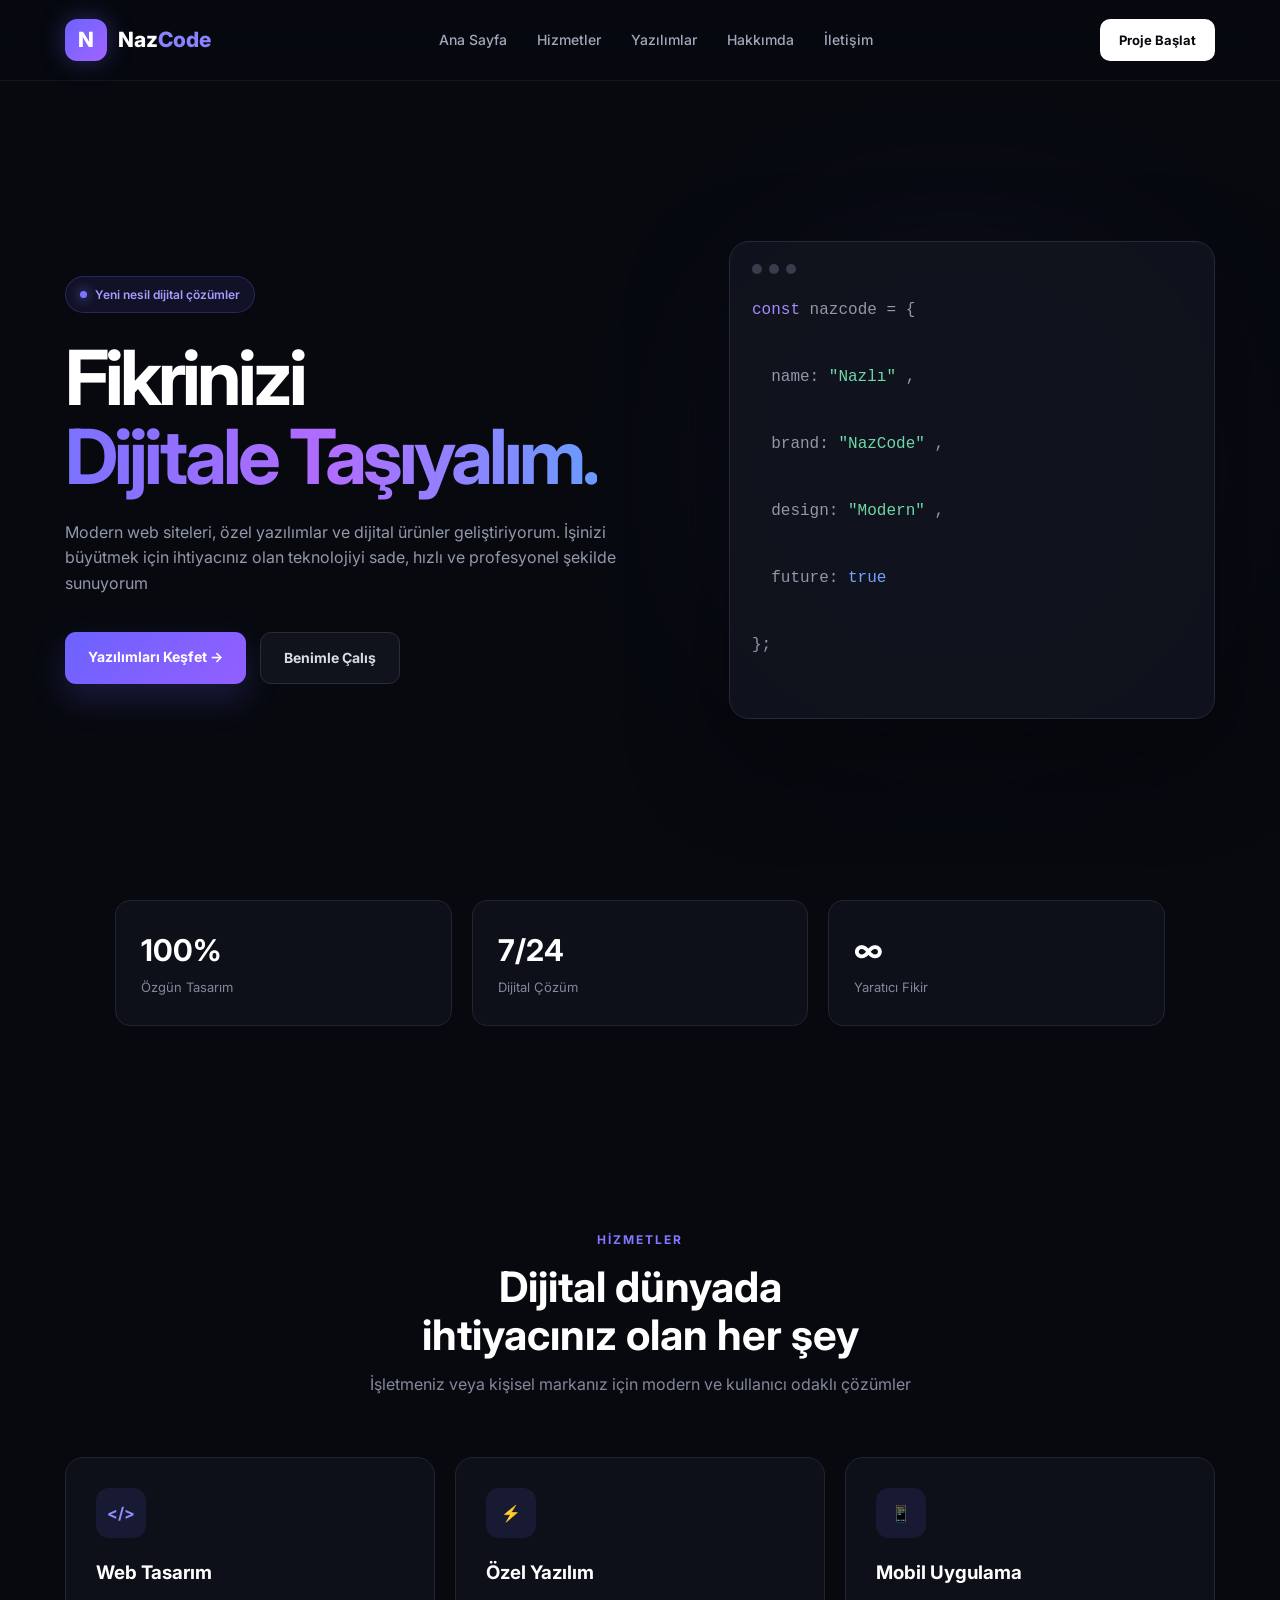
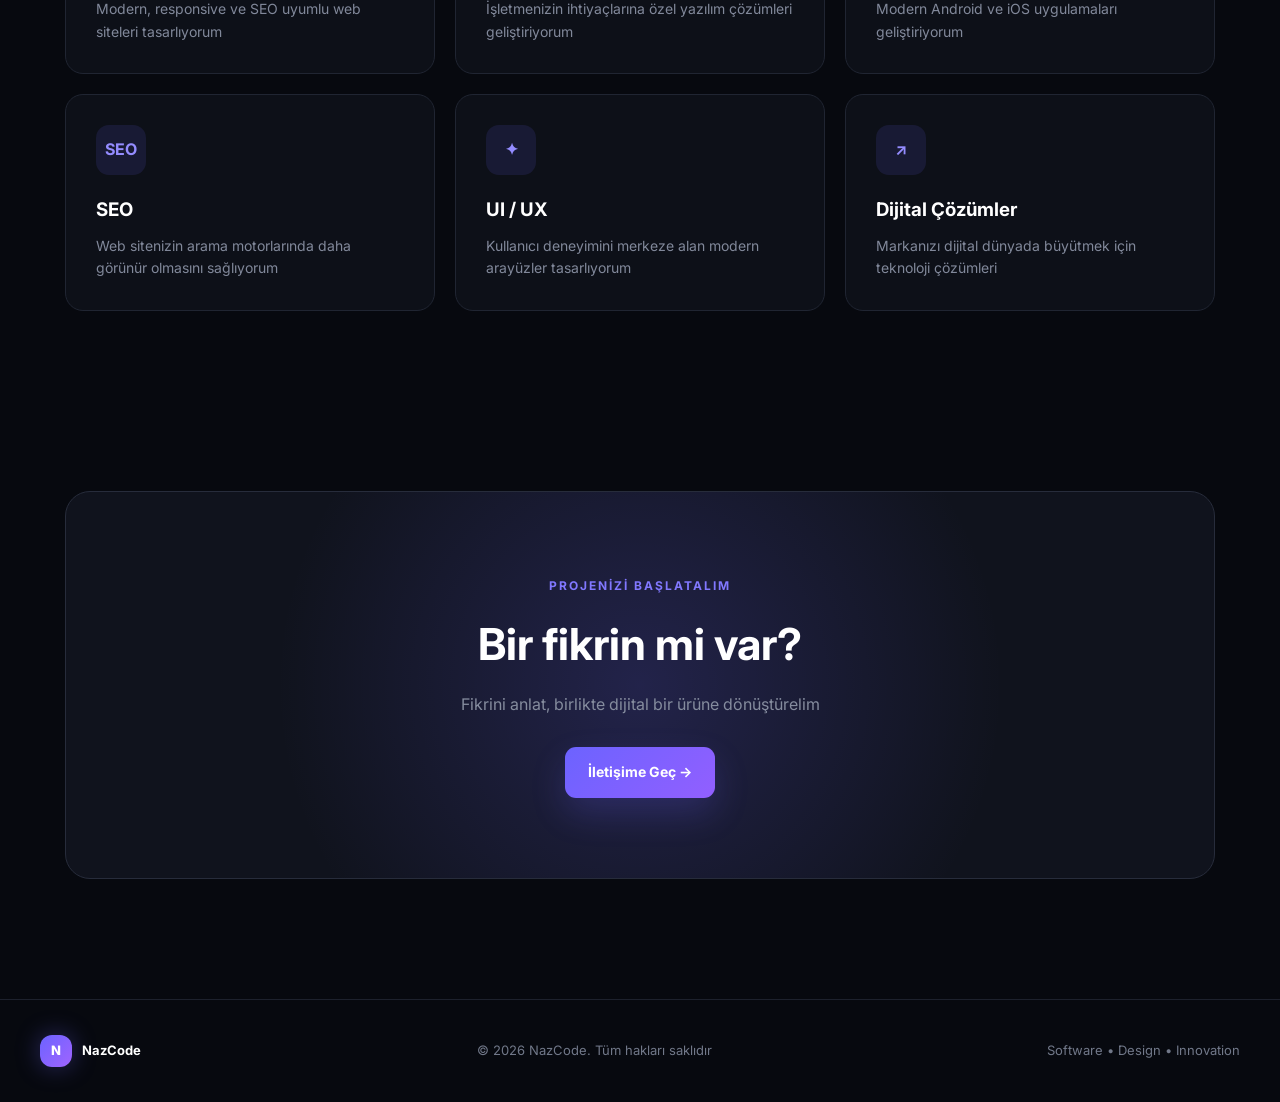
<file: index.html>
<!DOCTYPE html>
<html lang="tr">

<head>
    <meta charset="UTF-8">
    <meta name="viewport" content="width=device-width, initial-scale=1.0">

    <title>NazCode | Software & Digital Solutions</title>

   <link rel="icon"
      type="image/png"
      sizes="512x512"
      href="images/android-chrome-512x512.png">

    <meta name="description"
        content="NazCode - Modern web siteleri, özel yazılımlar ve dijital çözümler.">

    <link rel="preconnect" href="https://fonts.googleapis.com">
    <link rel="preconnect" href="https://fonts.gstatic.com" crossorigin>

    <link
        href="https://fonts.googleapis.com/css2?family=Inter:wght@400;500;600;700;800&display=swap"
        rel="stylesheet">

    <link rel="stylesheet" href="css/style.css">
</head>

<body>

    <!-- NAVBAR -->

    <header class="header">

        <nav class="navbar">

            <a href="index.html" class="logo">
                <div class="logo-icon">N</div>
                <span>Naz<span class="logo-purple">Code</span></span>
            </a>

            <ul class="nav-links">

                <li>
                    <a href="index.html">Ana Sayfa</a>
                </li>

                <li>
                    <a href="pages/hizmetler.html">Hizmetler</a>
                </li>

                <li>
                    <a href="pages/yazilimlar.html">Yazılımlar</a>
                </li>

                <li>
                    <a href="pages/hakkimda.html">Hakkımda</a>
                </li>

                <li>
                    <a href="pages/iletisim.html">İletişim</a>
                </li>

            </ul>

            <a href="pages/iletisim.html" class="nav-button">
                Proje Başlat
            </a>

            <button class="menu-button" id="menuButton">
                ☰
            </button>

        </nav>

    </header>


    <!-- HERO -->

    <main>

        <section class="hero">

            <div class="hero-content">

                <div class="badge">
                    <span></span>
                    Yeni nesil dijital çözümler
                </div>

                <h1>
                    Fikrinizi
                    <br>

                    <span class="gradient-text">
                        Dijitale Taşıyalım.
                    </span>
                </h1>

                <p>
                    Modern web siteleri, özel yazılımlar ve dijital
                    ürünler geliştiriyorum. İşinizi büyütmek için
                    ihtiyacınız olan teknolojiyi sade, hızlı ve
                    profesyonel şekilde sunuyorum
                </p>

                <div class="hero-buttons">

                    <a href="pages/yazilimlar.html"
                        class="btn btn-primary">
                        Yazılımları Keşfet →
                    </a>

                    <a href="pages/iletisim.html"
                        class="btn btn-secondary">
                        Benimle Çalış
                    </a>

                </div>

            </div>


            <!-- CODE CARD -->

            <div class="hero-visual">

                <div class="glow"></div>

                <div class="code-card">

                    <div class="window-top">

                        <span></span>
                        <span></span>
                        <span></span>

                    </div>

                    <div class="code">

                        <p>
                            <span class="purple">const</span>
                            nazcode =
                            <span>{</span>
                        </p>

                        <p>
                            &nbsp;&nbsp;name:
                            <span class="green">
                                "Nazlı"
                            </span>,
                        </p>

                        <p>
                            &nbsp;&nbsp;brand:
                            <span class="green">
                                "NazCode"
                            </span>,
                        </p>

                        <p>
                            &nbsp;&nbsp;design:
                            <span class="green">
                                "Modern"
                            </span>,
                        </p>

                        <p>
                            &nbsp;&nbsp;future:
                            <span class="blue">
                                true
                            </span>
                        </p>

                        <p>
                            <span>};</span>
                        </p>

                    </div>

                </div>

            </div>

        </section>


        <!-- STATS -->

        <section class="stats">

            <div class="stat-card">

                <strong>100%</strong>

                <span>
                    Özgün Tasarım
                </span>

            </div>

            <div class="stat-card">

                <strong>7/24</strong>

                <span>
                    Dijital Çözüm
                </span>

            </div>

            <div class="stat-card">

                <strong>∞</strong>

                <span>
                    Yaratıcı Fikir
                </span>

            </div>

        </section>


        <!-- SERVICES -->

        <section class="section">

            <div class="section-title">

                <span>HİZMETLER</span>

                <h2>
                    Dijital dünyada
                    <br>
                    ihtiyacınız olan her şey
                </h2>

                <p>
                    İşletmeniz veya kişisel markanız için
                    modern ve kullanıcı odaklı çözümler
                </p>

            </div>


            <div class="service-grid">

                <article class="service-card">

                    <div class="service-icon">
                        &lt;/&gt;
                    </div>

                    <h3>
                        Web Tasarım
                    </h3>

                    <p>
                        Modern, responsive ve SEO uyumlu
                        web siteleri tasarlıyorum
                    </p>

                </article>


                <article class="service-card">

                    <div class="service-icon">
                        ⚡
                    </div>

                    <h3>
                        Özel Yazılım
                    </h3>

                    <p>
                        İşletmenizin ihtiyaçlarına özel
                        yazılım çözümleri geliştiriyorum
                    </p>

                </article>


                <article class="service-card">

                    <div class="service-icon">
                        📱
                    </div>

                    <h3>
                        Mobil Uygulama
                    </h3>

                    <p>
                        Modern Android ve iOS uygulamaları
                        geliştiriyorum
                    </p>

                </article>


                <article class="service-card">

                    <div class="service-icon">
                        SEO
                    </div>

                    <h3>
                        SEO
                    </h3>

                    <p>
                        Web sitenizin arama motorlarında
                        daha görünür olmasını sağlıyorum
                    </p>

                </article>


                <article class="service-card">

                    <div class="service-icon">
                        ✦
                    </div>

                    <h3>
                        UI / UX
                    </h3>

                    <p>
                        Kullanıcı deneyimini merkeze alan
                        modern arayüzler tasarlıyorum
                    </p>

                </article>


                <article class="service-card">

                    <div class="service-icon">
                        ↗
                    </div>

                    <h3>
                        Dijital Çözümler
                    </h3>

                    <p>
                        Markanızı dijital dünyada büyütmek
                        için teknoloji çözümleri
                    </p>

                </article>

            </div>

        </section>


        <!-- CTA -->

        <section class="cta-section">

            <div class="cta">

                <span>
                    PROJENİZİ BAŞLATALIM
                </span>

                <h2>
                    Bir fikrin mi var?
                </h2>

                <p>
                    Fikrini anlat, birlikte dijital bir
                    ürüne dönüştürelim
                </p>

                <a href="pages/iletisim.html"
                    class="btn btn-primary">
                    İletişime Geç →
                </a>

            </div>

        </section>

    </main>


    <!-- FOOTER -->

    <footer>

        <div class="footer-content">

            <div class="footer-logo">
                <div class="logo-icon">
                    N
                </div>

                <strong>
                    NazCode
                </strong>
            </div>

            <p>
                © 2026 NazCode. Tüm hakları saklıdır
            </p>

            <span>
                Software • Design • Innovation
            </span>

        </div>

    </footer>


    <script src="js/script.js"></script>

</body>

</html>
</file>
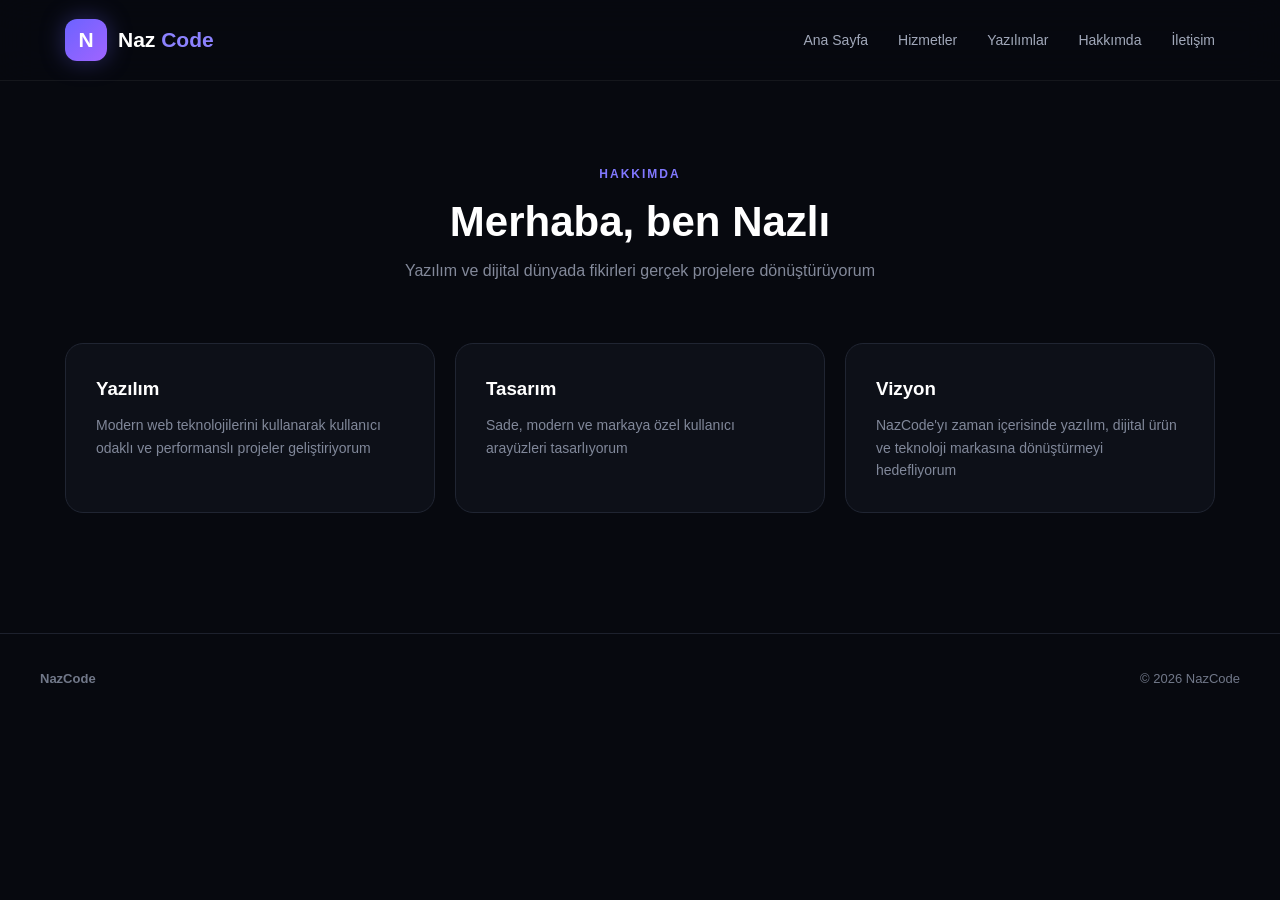
<file: pages/hakkimda.html>
<!DOCTYPE html>
<html lang="tr">

<head>

    <meta charset="UTF-8">

    <meta name="viewport"
        content="width=device-width, initial-scale=1.0">

    <title>Hakkımda | NazCode</title>

    <link rel="icon"
      type="image/png"
      sizes="512x512"
      href="../images/android-chrome-512x512.png">

    <link rel="stylesheet"
        href="../css/style.css">

</head>

<body>

<header class="header">

    <nav class="navbar">

        <a href="../index.html" class="logo">

            <div class="logo-icon">
                N
            </div>

            <span>
                Naz<span class="logo-purple">
                    Code
                </span>
            </span>

        </a>

        <ul class="nav-links">

            <li>
                <a href="../index.html">
                    Ana Sayfa
                </a>
            </li>

            <li>
                <a href="hizmetler.html">
                    Hizmetler
                </a>
            </li>

            <li>
                <a href="yazilimlar.html">
                    Yazılımlar
                </a>
            </li>

            <li>
                <a href="hakkimda.html">
                    Hakkımda
                </a>
            </li>

            <li>
                <a href="iletisim.html">
                    İletişim
                </a>
            </li>

        </ul>

    </nav>

</header>


<main>

<section class="section"
    style="padding-top:160px;">

    <div class="section-title">

        <span>HAKKIMDA</span>

        <h2>
            Merhaba, ben Nazlı
        </h2>

        <p>
            Yazılım ve dijital dünyada fikirleri
            gerçek projelere dönüştürüyorum
        </p>

    </div>


    <div class="service-grid">

        <article class="service-card">

            <h3>
                Yazılım
            </h3>

            <p>
                Modern web teknolojilerini kullanarak
                kullanıcı odaklı ve performanslı
                projeler geliştiriyorum
            </p>

        </article>


        <article class="service-card">

            <h3>
                Tasarım
            </h3>

            <p>
                Sade, modern ve markaya özel kullanıcı
                arayüzleri tasarlıyorum
            </p>

        </article>


        <article class="service-card">

            <h3>
                Vizyon
            </h3>

            <p>
                NazCode'yı zaman içerisinde yazılım,
                dijital ürün ve teknoloji markasına
                dönüştürmeyi hedefliyorum
            </p>

        </article>

    </div>

</section>

</main>


<footer>

    <div class="footer-content">

        <strong>
            NazCode
        </strong>

        <p>
            © 2026 NazCode
        </p>

    </div>

</footer>

</body>

</html>
</file>
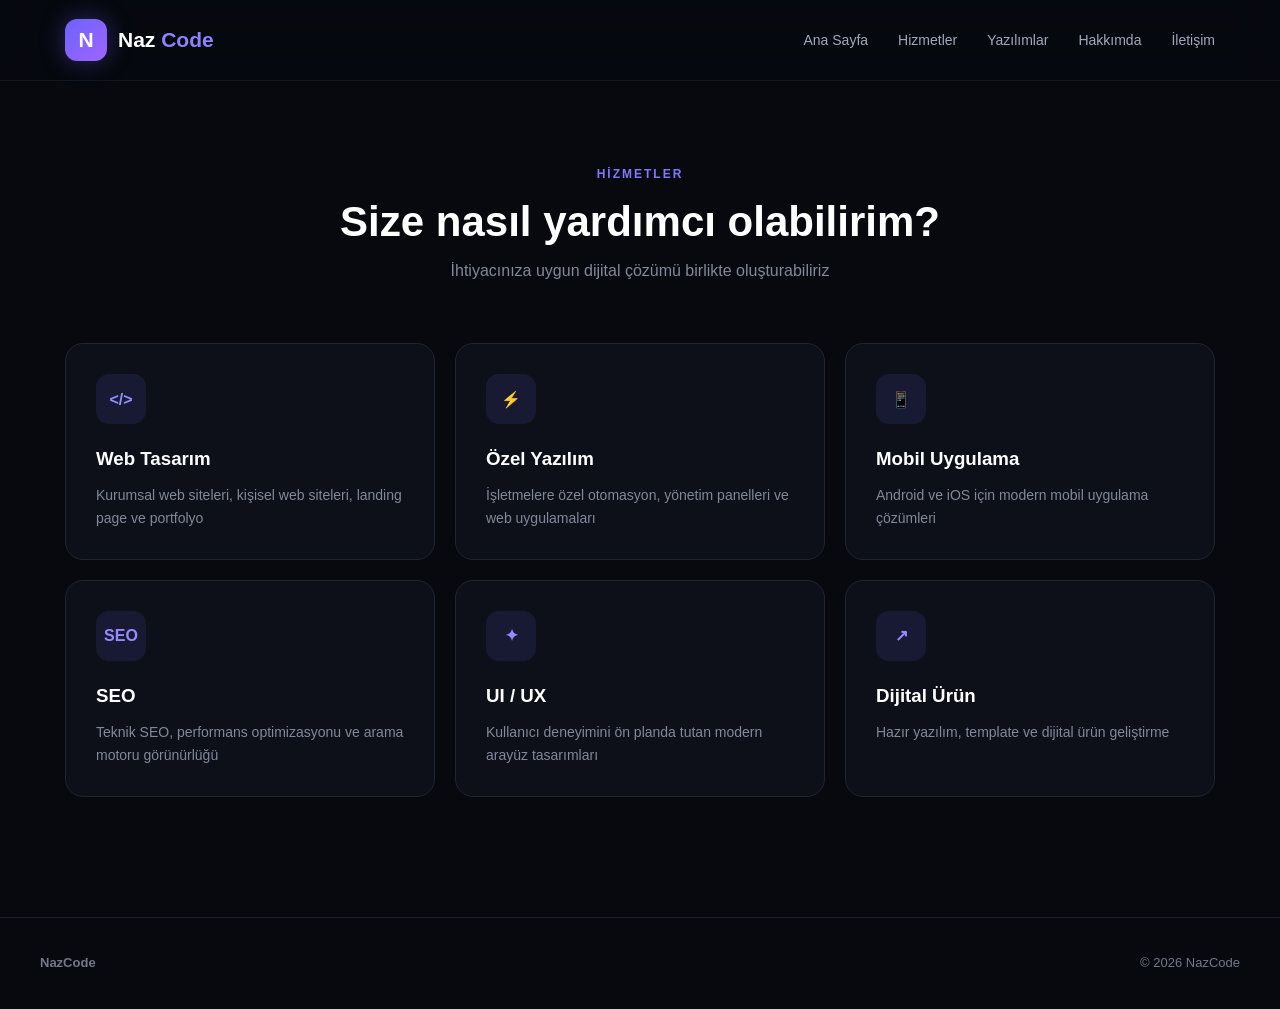
<file: pages/hizmetler.html>
<!DOCTYPE html>
<html lang="tr">

<head>

    <meta charset="UTF-8">

    <meta name="viewport"
        content="width=device-width, initial-scale=1.0">

    <title>Hizmetler | NazCode</title>

    <link rel="icon"
      type="image/png"
      sizes="512x512"
      href="../images/android-chrome-512x512.png">

    <link rel="stylesheet"
        href="../css/style.css">

</head>

<body>

<header class="header">

    <nav class="navbar">

        <a href="../index.html"
            class="logo">

            <div class="logo-icon">
                N
            </div>

            <span>
                Naz<span class="logo-purple">
                    Code
                </span>
            </span>

        </a>

        <ul class="nav-links">

            <li>
                <a href="../index.html">
                    Ana Sayfa
                </a>
            </li>

            <li>
                <a href="hizmetler.html">
                    Hizmetler
                </a>
            </li>

            <li>
                <a href="yazilimlar.html">
                    Yazılımlar
                </a>
            </li>

            <li>
                <a href="hakkimda.html">
                    Hakkımda
                </a>
            </li>

            <li>
                <a href="iletisim.html">
                    İletişim
                </a>
            </li>

        </ul>

    </nav>

</header>


<main>

<section class="section"
    style="padding-top:160px;">

    <div class="section-title">

        <span>HİZMETLER</span>

        <h2>
            Size nasıl yardımcı
            olabilirim?
        </h2>

        <p>
            İhtiyacınıza uygun dijital çözümü
            birlikte oluşturabiliriz
        </p>

    </div>


    <div class="service-grid">

        <article class="service-card">

            <div class="service-icon">
                &lt;/&gt;
            </div>

            <h3>
                Web Tasarım
            </h3>

            <p>
                Kurumsal web siteleri,
                kişisel web siteleri,
                landing page ve portfolyo
            </p>

        </article>


        <article class="service-card">

            <div class="service-icon">
                ⚡
            </div>

            <h3>
                Özel Yazılım
            </h3>

            <p>
                İşletmelere özel otomasyon,
                yönetim panelleri ve web uygulamaları
            </p>

        </article>


        <article class="service-card">

            <div class="service-icon">
                📱
            </div>

            <h3>
                Mobil Uygulama
            </h3>

            <p>
                Android ve iOS için modern mobil
                uygulama çözümleri
            </p>

        </article>


        <article class="service-card">

            <div class="service-icon">
                SEO
            </div>

            <h3>
                SEO
            </h3>

            <p>
                Teknik SEO, performans optimizasyonu
                ve arama motoru görünürlüğü
            </p>

        </article>


        <article class="service-card">

            <div class="service-icon">
                ✦
            </div>

            <h3>
                UI / UX
            </h3>

            <p>
                Kullanıcı deneyimini ön planda tutan
                modern arayüz tasarımları
            </p>

        </article>


        <article class="service-card">

            <div class="service-icon">
                ↗
            </div>

            <h3>
                Dijital Ürün
            </h3>

            <p>
                Hazır yazılım, template ve dijital
                ürün geliştirme
            </p>

        </article>

    </div>

</section>

</main>


<footer>

    <div class="footer-content">

        <strong>
            NazCode
        </strong>

        <p>
            © 2026 NazCode
        </p>

    </div>

</footer>

</body>

</html>
</file>
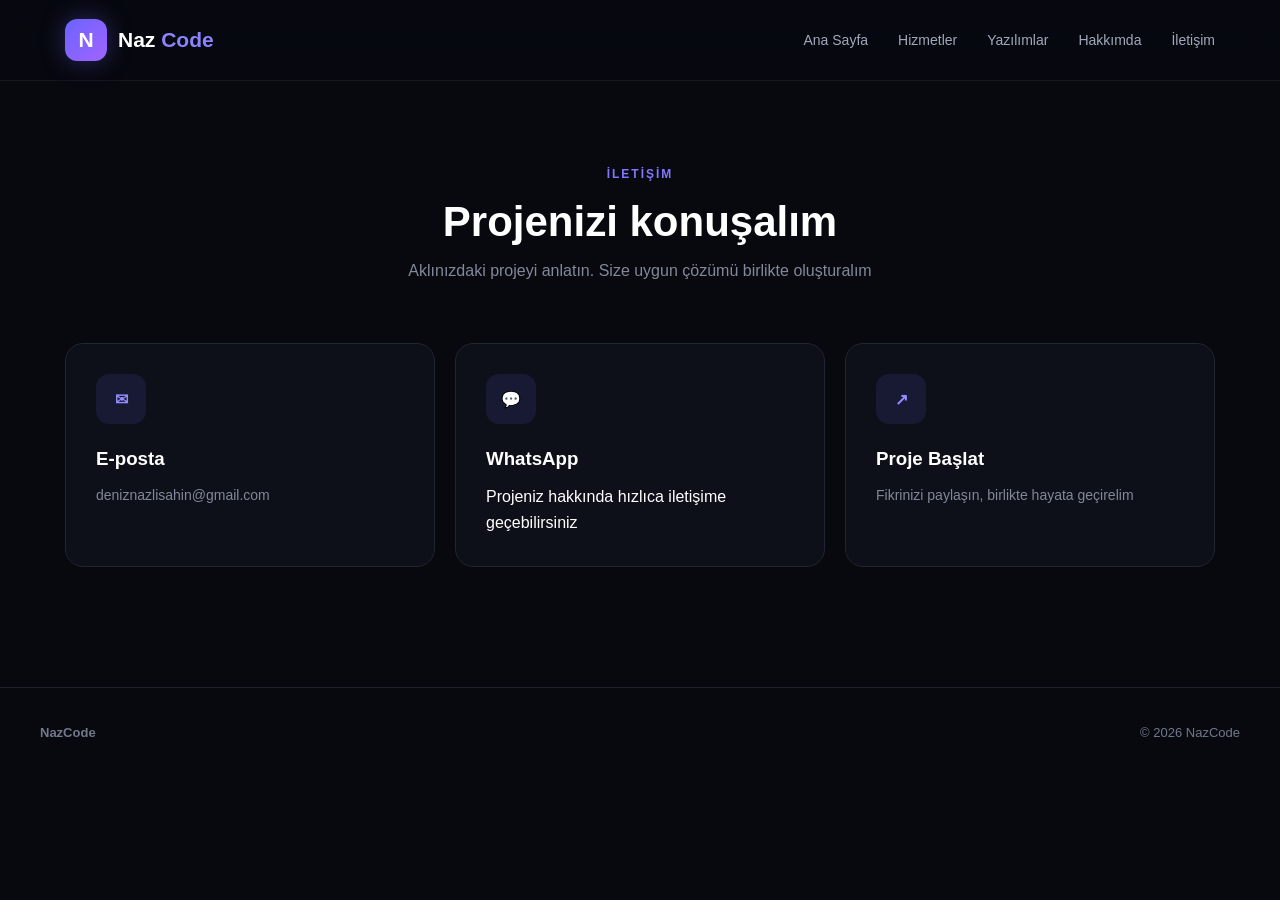
<file: pages/iletisim.html>
<!DOCTYPE html>
<html lang="tr">

<head>

    <meta charset="UTF-8">

    <meta name="viewport"
        content="width=device-width, initial-scale=1.0">

    <title>İletişim | NazCode</title>

    <link rel="icon"
      type="image/png"
      sizes="512x512"
      href="../images/android-chrome-512x512.png">

    <link rel="stylesheet"
        href="../css/style.css">

</head>

<body>

<header class="header">

    <nav class="navbar">

        <a href="../index.html"
            class="logo">

            <div class="logo-icon">
                N
            </div>

            <span>
                Naz<span class="logo-purple">
                    Code
                </span>
            </span>

        </a>

        <ul class="nav-links">

            <li>
                <a href="../index.html">
                    Ana Sayfa
                </a>
            </li>

            <li>
                <a href="hizmetler.html">
                    Hizmetler
                </a>
            </li>

            <li>
                <a href="yazilimlar.html">
                    Yazılımlar
                </a>
            </li>

            <li>
                <a href="hakkimda.html">
                    Hakkımda
                </a>
            </li>

            <li>
                <a href="iletisim.html">
                    İletişim
                </a>
            </li>

        </ul>

    </nav>

</header>


<main>

<section class="section"
    style="padding-top:160px;">

    <div class="section-title">

        <span>İLETİŞİM</span>

        <h2>
            Projenizi konuşalım
        </h2>

        <p>
            Aklınızdaki projeyi anlatın.
            Size uygun çözümü birlikte oluşturalım
        </p>

    </div>


    <div class="service-grid">


        <article class="service-card">

            <div class="service-icon">
                ✉
            </div>

            <h3>
                E-posta
            </h3>

            <p>
                deniznazlisahin@gmail.com
            </p>

        </article>


        <article class="service-card">

            <div class="service-icon">
                💬
            </div>

            <h3>
                WhatsApp
            </h3>

            <a
                href="https://wa.me/905418388957"
                target="_blank"
                class="whatsapp-link">

                Projeniz hakkında hızlıca
                iletişime geçebilirsiniz

            </a>

        </article>


        <article class="service-card">

            <div class="service-icon">
                ↗
            </div>

            <h3>
                Proje Başlat
            </h3>

            <p>
                Fikrinizi paylaşın,
                birlikte hayata geçirelim
            </p>

        </article>


    </div>

</section>

</main>


<footer>

    <div class="footer-content">

        <strong>
            NazCode
        </strong>

        <p>
            © 2026 NazCode
        </p>

    </div>

</footer>

</body>

</html>
</file>
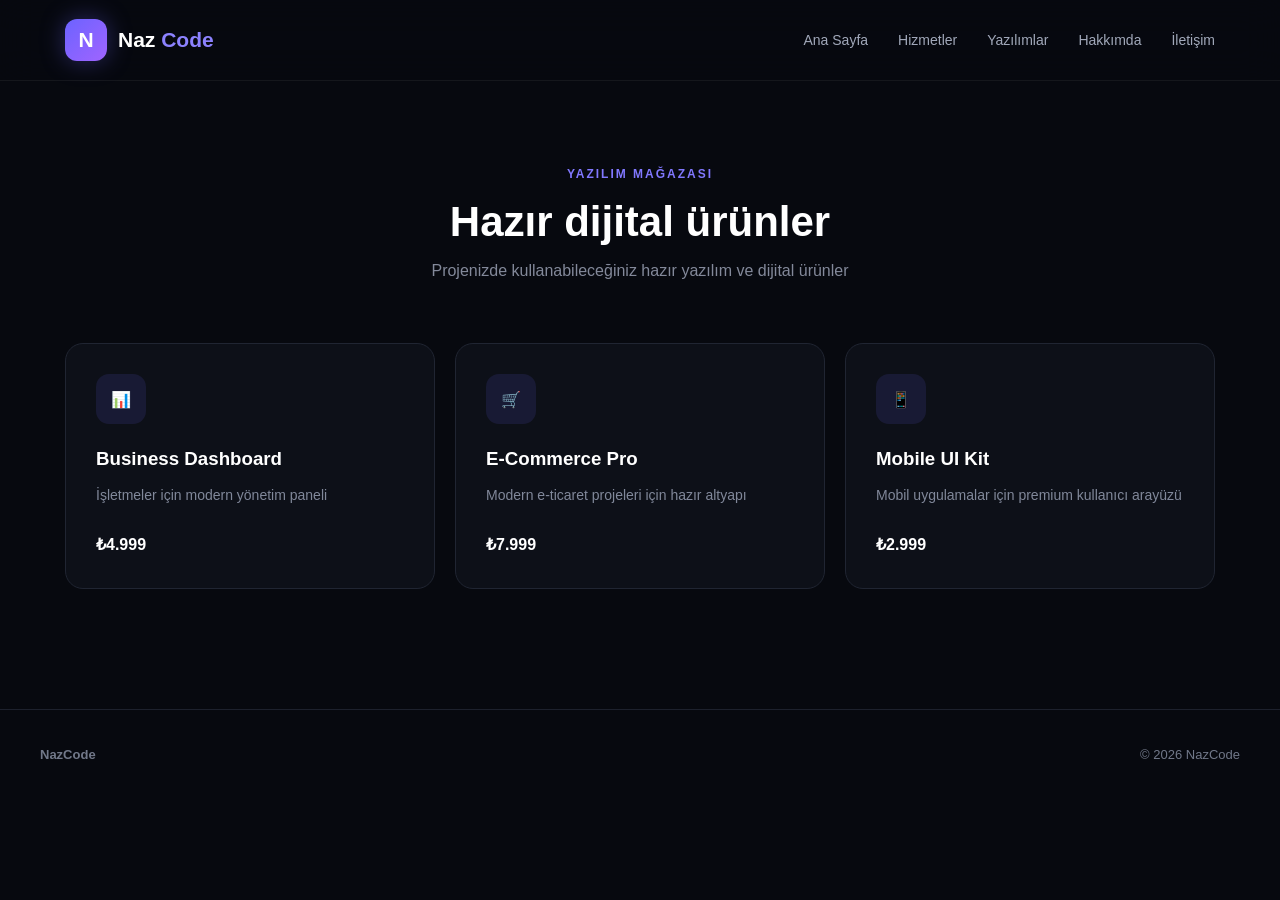
<file: pages/yazilimlar.html>
<!DOCTYPE html>
<html lang="tr">

<head>

    <meta charset="UTF-8">

    <meta name="viewport"
        content="width=device-width, initial-scale=1.0">

    <title>Yazılımlar | NazCode</title>

    <link rel="icon"
      type="image/png"
      sizes="512x512"
      href="../images/android-chrome-512x512.png">

    <link rel="stylesheet"
        href="../css/style.css">

</head>

<body>

<header class="header">

    <nav class="navbar">

        <a href="../index.html"
            class="logo">

            <div class="logo-icon">
                N
            </div>

            <span>
                Naz<span class="logo-purple">
                    Code
                </span>
            </span>

        </a>

        <ul class="nav-links">

            <li>
                <a href="../index.html">
                    Ana Sayfa
                </a>
            </li>

            <li>
                <a href="hizmetler.html">
                    Hizmetler
                </a>
            </li>

            <li>
                <a href="yazilimlar.html">
                    Yazılımlar
                </a>
            </li>

            <li>
                <a href="hakkimda.html">
                    Hakkımda
                </a>
            </li>

            <li>
                <a href="iletisim.html">
                    İletişim
                </a>
            </li>

        </ul>

    </nav>

</header>


<main>

<section class="section"
    style="padding-top:160px;">

    <div class="section-title">

        <span>YAZILIM MAĞAZASI</span>

        <h2>
            Hazır dijital ürünler
        </h2>

        <p>
            Projenizde kullanabileceğiniz hazır
            yazılım ve dijital ürünler
        </p>

    </div>


    <div class="service-grid">


        <article class="service-card">

            <div class="service-icon">
                📊
            </div>

            <h3>
                Business Dashboard
            </h3>

            <p>
                İşletmeler için modern yönetim paneli
            </p>

            <br>

            <strong>
                ₺4.999
            </strong>

        </article>


        <article class="service-card">

            <div class="service-icon">
                🛒
            </div>

            <h3>
                E-Commerce Pro
            </h3>

            <p>
                Modern e-ticaret projeleri için hazır
                altyapı
            </p>

            <br>

            <strong>
                ₺7.999
            </strong>

        </article>


        <article class="service-card">

            <div class="service-icon">
                📱
            </div>

            <h3>
                Mobile UI Kit
            </h3>

            <p>
                Mobil uygulamalar için premium
                kullanıcı arayüzü
            </p>

            <br>

            <strong>
                ₺2.999
            </strong>

        </article>

    </div>

</section>

</main>


<footer>

    <div class="footer-content">

        <strong>
            NazCode
        </strong>

        <p>
            © 2026 NazCode
        </p>

    </div>

</footer>

</body>

</html>
</file>
<file: css/style.css>
/* =========================
   RESET
========================= */

* {
    margin: 0;
    padding: 0;
    box-sizing: border-box;
}

html {
    scroll-behavior: smooth;
}

body {
    font-family: "Inter", sans-serif;
    background: #07090f;
    color: #ffffff;
    line-height: 1.6;
}

a {
    text-decoration: none;
    color: inherit;
}

ul {
    list-style: none;
}


/* =========================
   HEADER
========================= */

.header {
    position: fixed;
    top: 0;
    left: 0;
    width: 100%;

    z-index: 999;

    background: rgba(7, 9, 15, 0.80);

    backdrop-filter: blur(18px);

    border-bottom: 1px solid rgba(255,255,255,0.06);
}

.navbar {
    max-width: 1200px;
    height: 80px;

    margin: auto;
    padding: 0 25px;

    display: flex;
    align-items: center;
    justify-content: space-between;
}


/* =========================
   LOGO
========================= */

.logo {
    display: flex;
    align-items: center;
    gap: 11px;

    font-size: 21px;
    font-weight: 800;
}

.logo-icon {
    width: 42px;
    height: 42px;

    display: flex;
    align-items: center;
    justify-content: center;

    border-radius: 12px;

    background:
        linear-gradient(
            135deg,
            #6c63ff,
            #a064ff
        );

    box-shadow:
        0 0 25px rgba(108,99,255,0.35);

    font-weight: 800;
}

.logo-purple {
    color: #8c82ff;
}


/* =========================
   NAVIGATION
========================= */

.nav-links {
    display: flex;
    gap: 30px;
}

.nav-links a {
    color: #a1a8ba;

    font-size: 14px;
    font-weight: 500;

    transition: 0.3s;
}

.nav-links a:hover {
    color: #ffffff;
}

.nav-button {
    padding: 11px 19px;

    border-radius: 10px;

    background: #ffffff;
    color: #07090f;

    font-size: 13px;
    font-weight: 700;

    transition: 0.3s;
}

.nav-button:hover {
    transform: translateY(-2px);
}


/* MOBILE MENU */

.menu-button {
    display: none;

    background: transparent;
    border: none;

    color: white;

    font-size: 25px;

    cursor: pointer;
}


/* =========================
   HERO
========================= */

.hero {
    max-width: 1200px;

    min-height: 100vh;

    margin: auto;

    padding: 160px 25px 100px;

    display: grid;

    grid-template-columns: 1.1fr 0.9fr;

    align-items: center;

    gap: 70px;
}

.badge {
    display: inline-flex;

    align-items: center;
    gap: 8px;

    padding: 8px 14px;

    margin-bottom: 25px;

    border-radius: 50px;

    background: rgba(108,99,255,0.10);

    border: 1px solid rgba(108,99,255,0.25);

    color: #a49dff;

    font-size: 12px;
    font-weight: 600;
}

.badge span {
    width: 7px;
    height: 7px;

    border-radius: 50%;

    background: #7d73ff;

    box-shadow:
        0 0 12px #7d73ff;
}

.hero h1 {
    font-size: clamp(48px, 6vw, 76px);

    line-height: 1.03;

    letter-spacing: -4px;

    margin-bottom: 25px;
}

.gradient-text {
    background:
        linear-gradient(
            90deg,
            #7b72ff,
            #b16cff,
            #699bff
        );

    -webkit-background-clip: text;
    -webkit-text-fill-color: transparent;
}

.hero p {
    max-width: 600px;

    color: #9198aa;

    font-size: 16px;

    margin-bottom: 35px;
}


/* =========================
   BUTTONS
========================= */

.hero-buttons {
    display: flex;
    gap: 14px;

    flex-wrap: wrap;
}

.btn {
    display: inline-block;

    padding: 14px 23px;

    border-radius: 11px;

    font-size: 14px;

    font-weight: 700;

    transition: 0.3s;
}

.btn-primary {
    background:
        linear-gradient(
            135deg,
            #6c63ff,
            #925fff
        );

    box-shadow:
        0 15px 35px rgba(108,99,255,0.20);
}

.btn-primary:hover {
    transform: translateY(-3px);
}

.btn-secondary {
    background: #10131c;

    border: 1px solid #282d3b;

    color: #d8dbe5;
}

.btn-secondary:hover {
    background: #151925;
}


/* =========================
   CODE CARD
========================= */

.hero-visual {
    position: relative;
}

.glow {
    position: absolute;

    width: 260px;
    height: 260px;

    top: 20%;
    left: 20%;

    background: #6c63ff;

    filter: blur(130px);

    opacity: 0.22;
}

.code-card {
    position: relative;

    padding: 22px;

    border-radius: 20px;

    background: rgba(16,19,29,0.94);

    border: 1px solid #252a38;

    box-shadow:
        0 40px 100px rgba(0,0,0,0.45);
}

.window-top {
    display: flex;
    gap: 7px;

    margin-bottom: 20px;
}

.window-top span {
    width: 10px;
    height: 10px;

    border-radius: 50%;

    background: #383d4c;
}

.code {
    font-family: monospace;

    color: #9ba3b8;

    font-size: 13px;

    line-height: 2;
}

.purple {
    color: #a38bff;
}

.green {
    color: #6ed7a7;
}

.blue {
    color: #70a5ff;
}


/* =========================
   STATS
========================= */

.stats {
    max-width: 1100px;

    margin: auto;

    padding: 0 25px 80px;

    display: grid;

    grid-template-columns:
        repeat(3, 1fr);

    gap: 20px;
}

.stat-card {
    padding: 25px;

    background: #0d1018;

    border: 1px solid #202532;

    border-radius: 15px;
}

.stat-card strong {
    display: block;

    font-size: 30px;
}

.stat-card span {
    color: #81889a;

    font-size: 13px;
}


/* =========================
   SECTIONS
========================= */

.section {
    max-width: 1200px;

    margin: auto;

    padding: 120px 25px;
}

.section-title {
    text-align: center;

    margin-bottom: 60px;
}

.section-title > span {
    color: #8178ff;

    font-size: 12px;

    font-weight: 700;

    letter-spacing: 2px;
}

.section-title h2 {
    font-size: 42px;

    line-height: 1.15;

    margin: 12px 0;
}

.section-title p {
    max-width: 600px;

    margin: auto;

    color: #83899a;
}


/* =========================
   SERVICES
========================= */

.service-grid {
    display: grid;

    grid-template-columns:
        repeat(3, 1fr);

    gap: 20px;
}

.service-card {
    padding: 30px;

    background: #0d1018;

    border: 1px solid #202532;

    border-radius: 18px;

    transition: 0.35s;
}

.service-card:hover {
    transform: translateY(-8px);

    border-color: #5149b7;

    box-shadow:
        0 20px 50px rgba(0,0,0,0.25);
}

.service-icon {
    width: 50px;
    height: 50px;

    display: flex;
    align-items: center;
    justify-content: center;

    margin-bottom: 20px;

    border-radius: 13px;

    background:
        rgba(108,99,255,0.12);

    color: #948cff;

    font-weight: 700;
}

.service-card h3 {
    margin-bottom: 10px;
}

.service-card p {
    color: #81889a;

    font-size: 14px;
}


/* =========================
   CTA
========================= */

.cta-section {
    max-width: 1200px;

    margin: auto;

    padding: 60px 25px 120px;
}

.cta {
    padding: 80px 30px;

    text-align: center;

    border-radius: 25px;

    background:
        radial-gradient(
            circle at center,
            rgba(108,99,255,0.20),
            transparent 60%
        ),
        #10131d;

    border: 1px solid #272c3b;
}

.cta > span {
    color: #8178ff;

    font-size: 12px;

    font-weight: 700;

    letter-spacing: 2px;
}

.cta h2 {
    font-size: 44px;

    margin: 12px 0;
}

.cta p {
    color: #858c9e;

    margin-bottom: 30px;
}


/* =========================
   FOOTER
========================= */

footer {
    border-top: 1px solid #1d212d;

    padding: 35px 25px;
}

.footer-content {
    max-width: 1200px;

    margin: auto;

    display: flex;

    align-items: center;

    justify-content: space-between;

    color: #717889;

    font-size: 13px;
}

.footer-logo {
    display: flex;

    align-items: center;

    gap: 10px;

    color: white;
}

.footer-logo .logo-icon {
    width: 32px;
    height: 32px;

    font-size: 13px;
}


/* =========================
   RESPONSIVE
========================= */

@media (max-width: 900px) {

    .nav-links,
    .nav-button {
        display: none;
    }

    .menu-button {
        display: block;
    }

    .hero {
        grid-template-columns: 1fr;

        padding-top: 140px;
    }

    .service-grid {
        grid-template-columns: 1fr 1fr;
    }
}


@media (max-width: 600px) {

    .hero h1 {
        font-size: 46px;

        letter-spacing: -2px;
    }

    .stats,
    .service-grid {
        grid-template-columns: 1fr;
    }

    .section-title h2 {
        font-size: 34px;
    }

    .cta h2 {
        font-size: 34px;
    }

    .footer-content {
        flex-direction: column;

        gap: 15px;

        text-align: center;
    }
}

@media (max-width: 900px) {

    .nav-links.mobile-active {
        display: flex;

        position: absolute;

        top: 80px;
        left: 20px;
        right: 20px;

        padding: 25px;

        flex-direction: column;

        background: #10131d;

        border: 1px solid #252a38;

        border-radius: 15px;
    }
}
</file>
